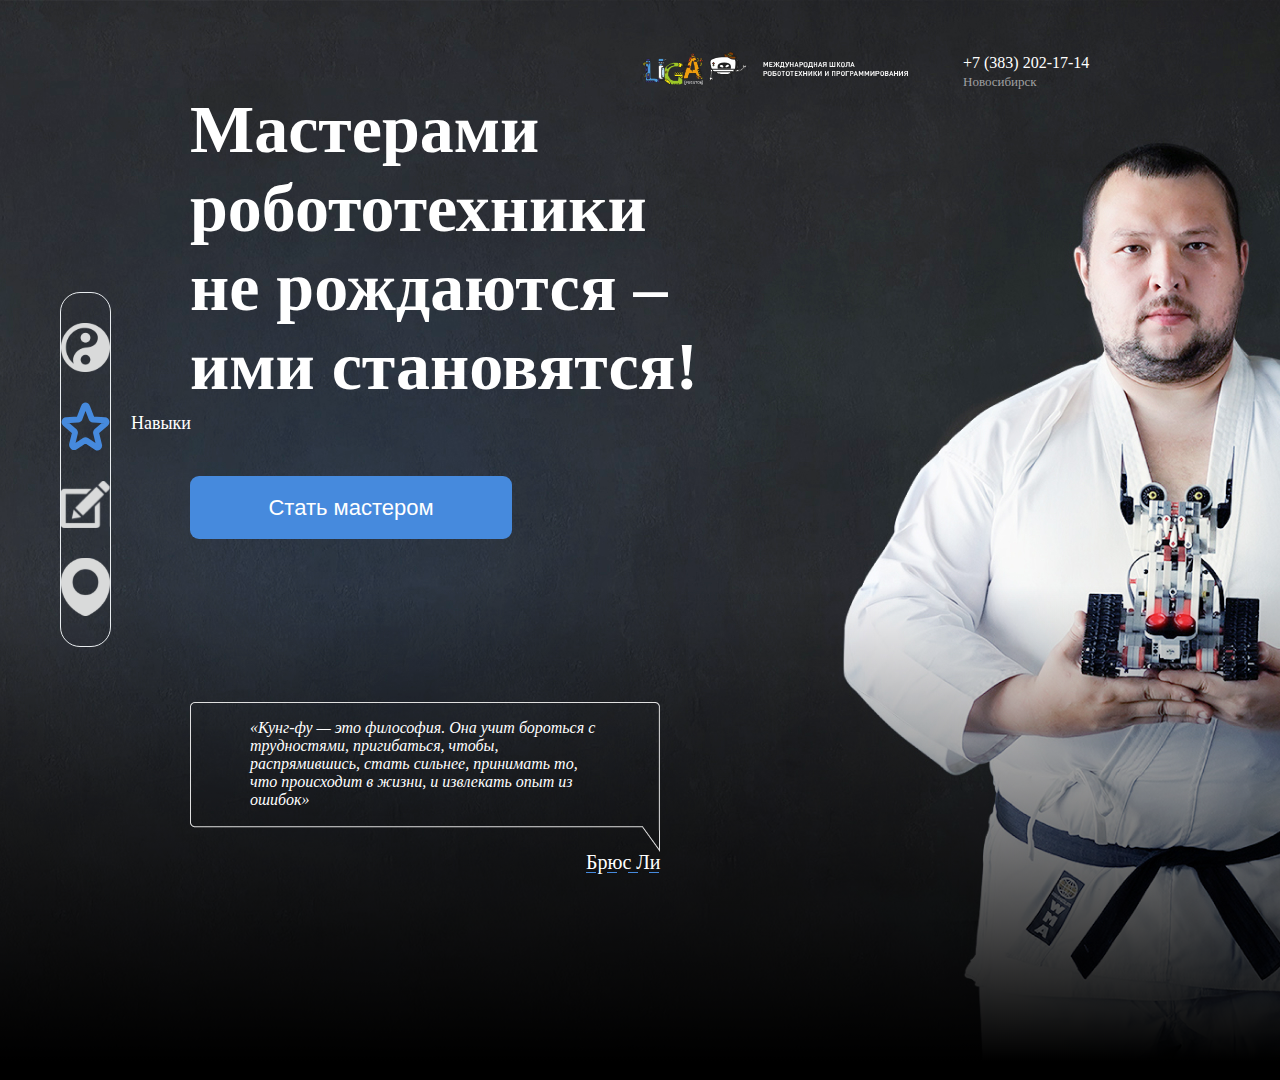
<file: index.html>
<!DOCTYPE html>
<html>
    <head>
        <link rel="stylesheet" href="./assets/css/style.css">
        <meta name="viewport" content="width=device-width, initial-scale=1, user-scalable=no">
        <title>Первое задание</title>
    </head>
    <body>
        <div class="frame1"> <!-- Основной фрейм, где у нас все будет происходить -->
            <div class="gradient">
                <!-- Контейнер, где ширина нашего контента будет иметь максимум 1180px -->
                <div class="container">
                    <!-- При компе мы видим только картинку, надпись, телефон и город. При отображении в мобилке мы видим Философия Навыки Записаться Филиалы -->
                    <!-- Шапка -->
                    <div class="header pc-header">
                        <div class="logo">
                            <img src="./assets/img/logo.svg">
                        </div>
                        <div class="group_1">
                        </div>
                        <div class="group_2">
                            <span class="tel">+7 (383) 202-17-14</span>
                            <span class="city">Новосибирск</span>
                        </div>
                    </div>
                    <div class="header mobile">
                        <div class="mobile-header">
                            <p>Философия</p>
                            <p>Навыки</p>
                            <p>Записаться</p>
                            <p>Филиалы</p>
                        </div>
                        <div class="logo">
                            <img src="./assets/img/logo.svg">
                        </div>
                    </div>
                    <!-- Шапка -->
                    <!-- Основной контент -->
                    <div class="content">
                        <!-- Мобильный контент не будет показан на компьютере -->
                        <div class="mobile mobile-content">
                            <div class="mobile-width">
                                <div class="nadpis">
                                    <p>Мастерами робототехники не рождаются – ими становятся!</p>
                                </div>
                                <blockquote class="brus">
                                    <p>«Кунг-фу — это философия. Она учит бороться с трудностями, пригибаться, чтобы, распрямившись, стать сильнее, принимать то, что происходит в жизни, и извлекать опыт из ошибок»</p>
                                    <cite>Брюс Ли</cite>
                                </blockquote>
                                <div class="knopka">
                                    <button type="submit" class="master">Стать мастером</button>
                                </div>
                            </div>
                            <div class="pramoug"></div>
                        </div>
                        <!-- Мобильный контент закончен-->
                        <!-- Контент с компа -->
                        <div class="pc-content">
                            <div class="nadpis">
                                <p>Мастерами робототехники не рождаются – ими становятся!</p>
                            </div>
                            <div class="knopka">
                                <button type="submit" class="master">Стать мастером</button>
                                <div class="blur_behind"></div>
                            </div>
                            <blockquote class="brus">
                                <p>«Кунг-фу — это философия. Она учит бороться с трудностями, пригибаться, чтобы, распрямившись, стать сильнее, принимать то, что происходит в жизни, и извлекать опыт из ошибок»</p>
                                <cite>Брюс Ли</cite>
                            </blockquote>
                        </div>
                    </div>
                </div>
                <div class="navigation">
                    <input type="image" name="inyan" class="philosophy" src="./assets/img/philosophy/off.svg">
                    <input type="image" name="star" class="star_1" src="./assets/img/Star/off.svg">
                    <label for="star" class="label_nav">Навыки</label>
                    <input type="image" name="sign_up" class="philosophy" src="./assets/img/Sign up/off.svg">
                    <input type="image" name="metka" class="geo" src="./assets/img/mark/off.svg">
                </div>
            </div>
        </div>
    </body>
</html>
</file>
<file: assets/css/style.css>
body {
    margin: 0;
    font-family: "Roboto";
    font-style: normal;
    overflow-x: hidden;

}

.frame1 {
    background: url(../img/back.jpg), no-repeat;
    width: 100%;
    height: 1080px;
    position: relative;
    z-index: 1;
}

.gradient {
    height: 100%;
    background:  linear-gradient(360deg, #000000 1.74%, rgba(0, 0, 0, 0) 45.74%), no-repeat;
}

.container {
    width: 1180px;
    margin: 0 auto;
}

.container, .frame1 {
    margin-right: auto;
    margin-left: auto;
}

.header {
    align-items: flex-end;
    height: 90px;
    display: flex;
    flex-direction: row;
    justify-content: end;
}

.pc-header {
    display: flex;
}
.mobile {
    display: none;
}
.group_1 {
    width: 45px;
    padding: 0 5px;
}

.school {
    color: white;
    font-size: 16px;
    font-weight: bold;
    margin-bottom: 0;
}
.group_2 {
    width: 127px;
}

.tel {
    color: white;
    font-size: 16px;
    margin-bottom: 10px;
}

.city {
    color: #A0A0A2;
    font-size: 13px;
    justify-content: end;
}

.nadpis {
    font-size: 68px;
    font-weight: bold;
    color: white;
    width: 540px;
}

.nadpis > p {
    margin: 0;
}

.knopka {
    margin-top: 70px
}

.master {
    background: #468ADD;
    border-radius: 9px;
    border: none;
    width: 322px;
    height: 63px;
    color: white;
    font-size: 22px;
    position: relative;
    z-index: 0;
}

.blur_behind {
    background: #006EF3;
    background-blend-mode: luminosity;
    filter: blur(189px);
    border-radius: 9px;
    width: 322px;
    height: 63px;
    position: relative;
    z-index: -1;
    bottom: 63px;
}

.brus {
    margin-top: 100px!important;
    background: url(../img/blockquote.png);
    width: 470px;
    height: 150px;
    margin: 0;
    font-size: 16px;
    font-style: Italic;
    color: white;
}
.brus > p {
    margin: 0;
    padding: 17px 60px;
}
.brus cite {
    position: relative;
    bottom: -25px;
    left: 396px;
    font-size: 20px;
    font-style: normal;
    font-weight: 500;
    color: white;
    /* border-bottom: 5px dashed #468ADD; */
    background-image: linear-gradient(to right, #468ADD 50%, transparent 50%);
    background-position: 0 1.04em;
    background-repeat: repeat-x;
    background-size: 21px 8px;
}

.navigation {
    width: 49px;
    height: 353px;
    display: flex;
    flex-direction: column;
    justify-content: space-evenly;
    position: relative;
    border: 1px solid #E8ECEF;
    border-radius: 20px;
    bottom: 560px;
    left: 60px;
}
.label_nav {
    font-size: 18px;
    color: white;
    position: absolute;
    top: 120px;
    left: 70px;
}

/* Адаптив */
@media(max-width: 1280px){
    .container {
        width: 900px;
    }
}

@media(max-width: 960px){
    .frame1 {
        background-image: url(../img/back_mobile.png);
        background-size: cover;
        background-repeat: no-repeat;
        background-position: center;
        height: 1300px;
    }
    .inner2 {
        background-image: url(../img/blue.svg);
        background-size: cover;
        position: relative;
        bottom: 777px;
        z-index: -1;
        background-position: center;
        height: 789px;
        width: 100%;
    }

    .container {
        width: 100%;
    }

    .container, .frame1 {
        margin-right: auto;
        margin-left: auto;
    }

    .mobile {
        display: block;
    }

    .mobile-content {
        background-image: url(../img/c8c8c8.svg);
        background-size: cover;
        position: relative;
        z-index: 1;
        background-position: center;
        height: 750px;
        width: 100%;
        margin-top: 500px;
    }

    .header {
        flex-direction: column;
        align-items: flex-start;
        height: 90px;
        width: 90%;
        margin: auto;
    }

    .pc-header, .navigation, .pc-content {
        display: none;
    }

    .mobile-header {
        align-items: flex-start;
        display: flex;
        flex-direction: row;
        justify-content: space-between;
        color: white;
        font-size: 14px;
        width: 100%;
    }

    .logo {
        padding: 0 40px;
    }

    .school {
        margin: 0;
        font-size: 9px;
    }

    .nadpis {
        width: 285px;
        font-size: 36px;
        font-weight: bolder;
    }

    .mobile-width {
        padding-top: 165px;
        max-width: 285px;
        margin: 0 auto;
    }
    .brus {
        background: url(../img/blockquote_mobile.png);
        background-repeat: no-repeat;
        width: 328px;
        height: 208px;
        margin: 45px -20px!important;
    }
    .brus cite {
        bottom: -48px;
        left: 252px;
        border: none;
        background: none;
    }

    .master {
        margin-left: -17px;
    }
    .pramoug {
        background-color: #468ADD;
        width: 100%;
        height: 10px;
        margin-top: 25px;
    }
}
</file>
